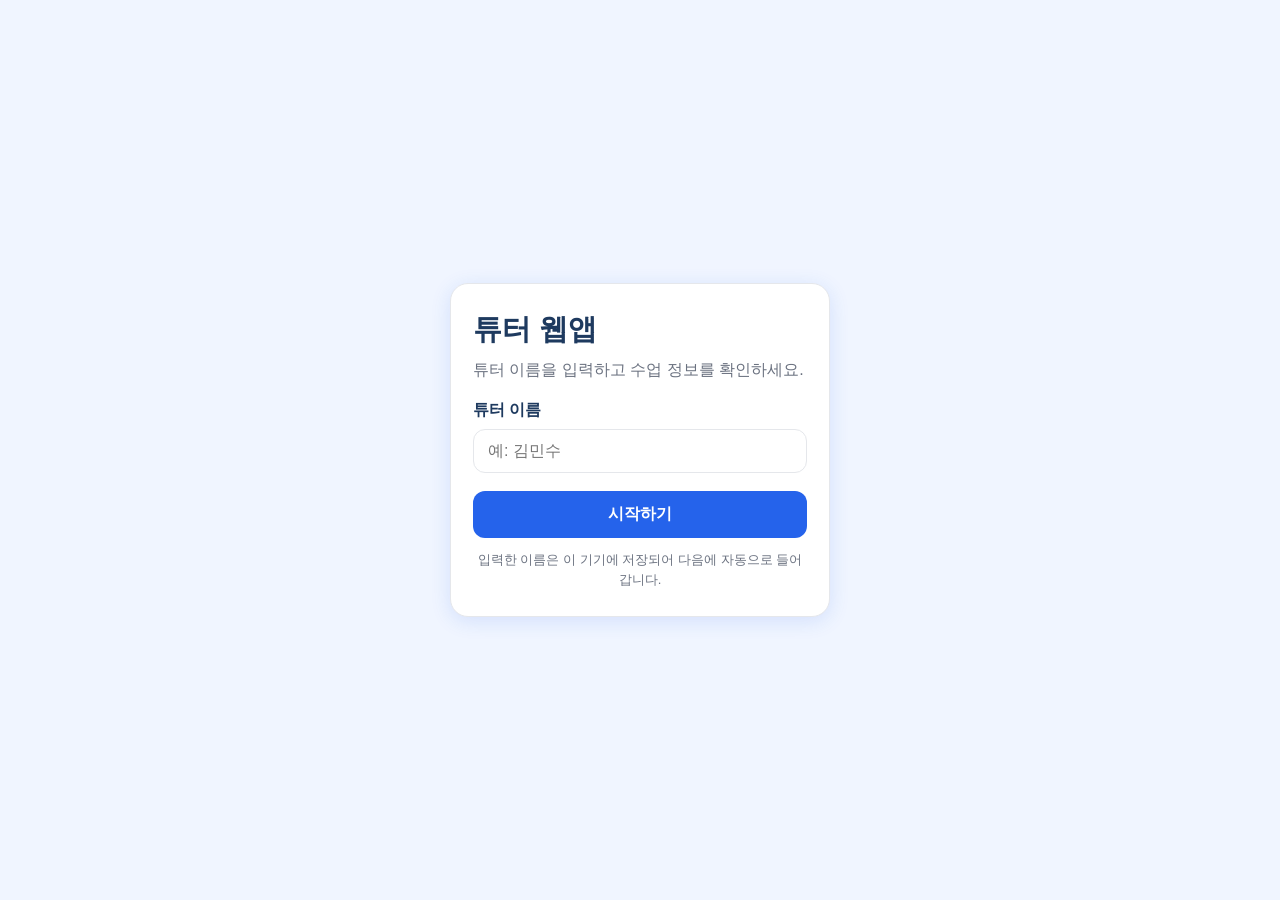
<file: index.html>
<!DOCTYPE html>
<html lang="ko">
<head>
  <meta charset="UTF-8">
  <meta name="viewport" content="width=device-width, initial-scale=1.0">
  <title>튜터 웹앱</title>
  <link rel="stylesheet" href="style.css">
</head>
<body>
  <div id="entryScreen">
    <div class="entry-card">
      <h1>튜터 웹앱</h1>
      <p>튜터 이름을 입력하고 수업 정보를 확인하세요.</p>

      <label for="entryInput">튜터 이름</label>
      <input id="entryInput" type="text" autocomplete="name" placeholder="예: 김민수">

      <button id="loginBtn" type="button">시작하기</button>
      <div class="entry-hint">입력한 이름은 이 기기에 저장되어 다음에 자동으로 들어갑니다.</div>
    </div>
  </div>

  <div id="appScreen">
    <header class="app-header">
      <div>
        <div class="app-header-label">현재 튜터</div>
        <div id="headerTutorName">튜터님</div>
      </div>
      <button id="logoutBtn" type="button">나가기</button>
    </header>

    <div class="app-shell">
      <aside class="sidebar" aria-label="주요 메뉴">
        <div class="sidebar-section-label">조회</div>
        <a class="nav-item active" href="#dateLookupPanel" data-panel-target="dateLookupPanel">
          <span class="nav-icon" aria-hidden="true">📅</span>
          <span>날짜 조회</span>
        </a>
        <a class="nav-item" href="#weeklyPanel" data-panel-target="weeklyPanel">
          <span class="nav-icon" aria-hidden="true">🗓️</span>
          <span>이번 주 스케줄</span>
        </a>
      </aside>

      <main class="wrap">
        <section class="content-panel date-panel active" id="dateLookupPanel">
          <div class="panel-heading">
            <h1>날짜 조회</h1>
            <p>캘린더에서 날짜를 고르고 수업 정보를 불러옵니다.</p>
          </div>

          <section class="calendar-card" aria-label="날짜 선택">
            <div class="calendar-header">
              <button class="calendar-nav" id="prevMonthBtn" type="button" aria-label="이전 달">&#8249;</button>
              <div class="calendar-title" id="calendarTitle">날짜 불러오는 중</div>
              <button class="calendar-nav" id="nextMonthBtn" type="button" aria-label="다음 달">&#8250;</button>
            </div>
            <div class="calendar-grid" id="calendarGrid"></div>
            <div class="calendar-loading" id="calendarLoading">날짜를 불러오는 중...</div>
            <div class="selected-date-badge" id="selectedDateBadge">
              <span>선택한 날짜</span>
              <strong id="selectedDateText"></strong>
            </div>
          </section>

          <button id="loadBtn" type="button">불러오기</button>

          <div id="result">아직 불러온 내용이 없습니다.</div>
        </section>

        <section class="content-panel weekly-panel" id="weeklyPanel" hidden>
          <div class="panel-heading panel-heading-row">
            <div>
              <h2>이번 주 스케줄</h2>
              <p>이번 주 출근 일정과 블록을 확인합니다.</p>
            </div>
            <button id="weeklyRefreshBtn" class="secondary-btn" type="button">새로고침</button>
          </div>
          <div id="weeklyLoading" class="weekly-loading">이번 주 스케줄을 불러오는 중...</div>
          <div id="weeklyContent" class="weekly-content"></div>
        </section>
      </main>
    </div>
  </div>

  <script type="module" src="script.js"></script>
</body>
</html>
</file>
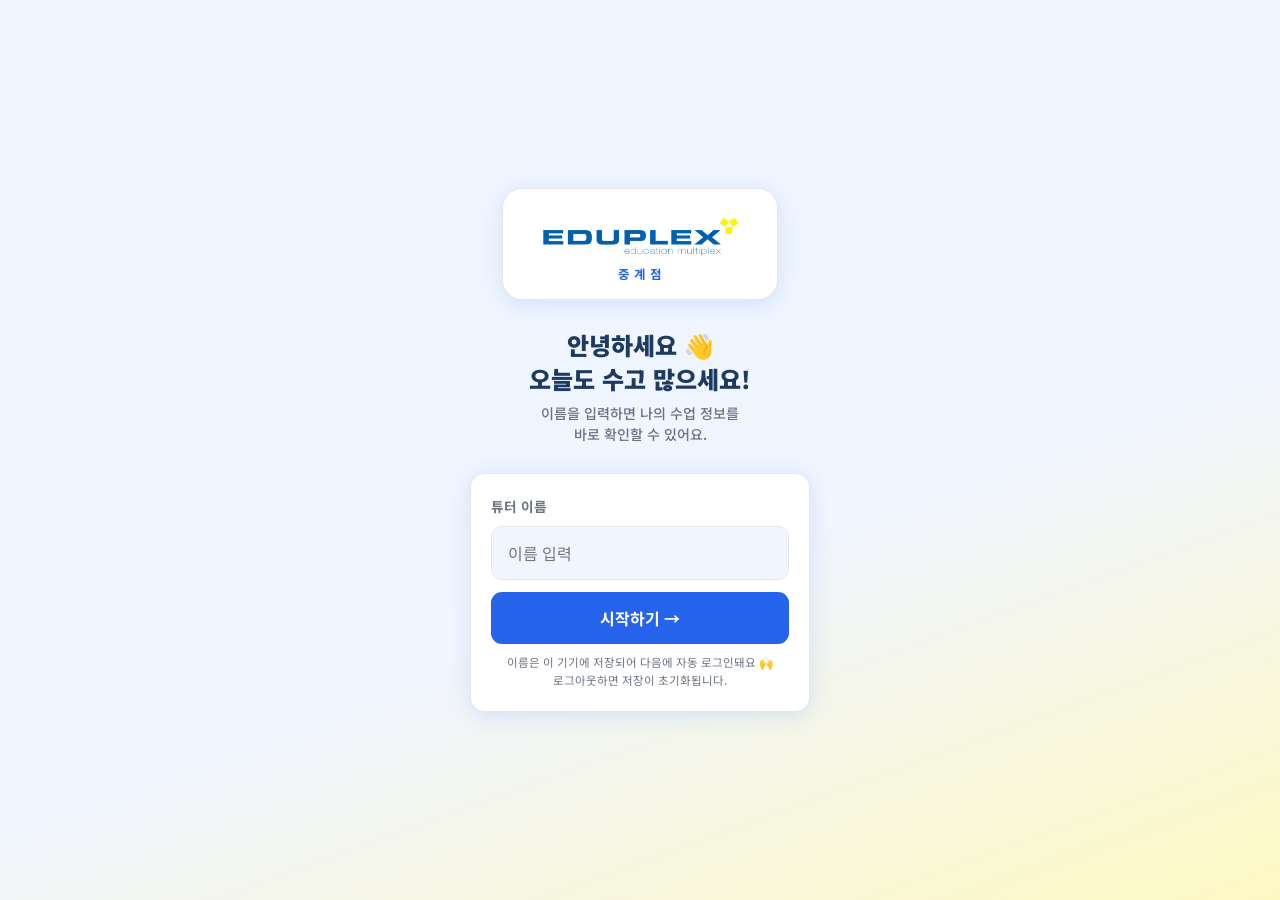
<file: legacy/legacy-index.html>
<!DOCTYPE html>
<html lang="ko">
<head>
  <meta charset="UTF-8">
  <meta name="mobile-web-app-capable" content="yes">
  <meta name="apple-mobile-web-app-capable" content="yes">
  <script>
    // document.write로 뷰포트를 HTML 파싱 단계에서 직접 삽입
    // → Chrome이 레이아웃 잡기 전에 강제 적용, script.google.com 데스크탑 모드 우회
    (function() {
      var isIOS = /iPhone|iPad|iPod/.test(navigator.userAgent);
      var isAndroid = /Android/.test(navigator.userAgent);
      var content;
      if (isIOS) {
        // iOS Safari: maximum-scale=1.0 → 입력창 포커스 시 자동 줌인 완전 차단
        content = 'width=device-width,initial-scale=1.0,maximum-scale=1.0,shrink-to-fit=no';
      } else if (isAndroid) {
        var w = screen.width || 390;
        content = 'width=' + w + ',initial-scale=1.0';
      } else {
        content = 'width=device-width,initial-scale=1.0';
      }
      document.write('<meta name="viewport" content="' + content + '">');
    })();
  </script>
  <title>에듀플렉스 중계점</title>
  <link href="https://fonts.googleapis.com/css2?family=Noto+Sans+KR:wght@400;500;600;700;800;900&display=swap" rel="stylesheet">
  <style>
    :root {
      --bg: #f0f5ff; --accent: #2563eb; --accent-light: #dbeafe; --accent-dark: #1d4ed8;
      --text: #1e3a5f; --muted: #6b7280; --border: #e5e7eb;
      --success: #10b981; --danger: #ef4444;
      --A: #f43f5e; --B: #0ea5e9; --C: #f97316;
      --D: #f59e0b; --E: #10b981; --F: #7c6af5;
      --shadow: 0 2px 12px rgba(37,99,235,0.10);
      --shadow-md: 0 4px 20px rgba(37,99,235,0.14);
      --r: 14px;
      --sidebar-w: 220px;
      --tabbar-h: 64px;
    }
    *, *::before, *::after { box-sizing: border-box; margin: 0; padding: 0; max-width: 100%; }
    html, body { overflow-x: hidden; width: 100%; max-width: 100vw; height: 100%; }
    body {
      font-family: 'Noto Sans KR', 'Segoe UI', system-ui, -apple-system, sans-serif;
      background: var(--bg); color: var(--text);
      -webkit-text-size-adjust: 100%; touch-action: pan-y;
    }
    /* ── iOS 전용 폰트 크기 조정 ──────────────────────
       @supports (-webkit-touch-callout: none) 은 iOS Safari에서만 매칭됨
       html font-size를 키우면 rem 단위 글자 전체가 비례 확대됨
       박스/카드 크기(px)는 그대로 유지됨
       현재 120% = 19.2px 기준. 너무 크면 115%(18.4px), 작으면 125%(20px)로 조정
    ────────────────────────────────────────────────── */
    @supports (-webkit-touch-callout: none) {
      html { font-size: 200%; }
    }
    /* ══════════════════════════════
       진입 화면
    ══════════════════════════════ */
    #entryScreen {
      min-height: 100vh;
      display: flex; flex-direction: column;
      align-items: center; justify-content: center;
      padding: 32px 20px;
      background: linear-gradient(160deg, #eff6ff 0%, #f0f5ff 60%, #fef9c3 100%);
    }
    .entry-logo-wrap {
      background: white; border-radius: 20px;
      padding: 20px 32px 16px; margin-bottom: 28px;
      box-shadow: var(--shadow-md); border: 1px solid var(--border);
      text-align: center;
    }
    .entry-logo { height: 48px; display: block; }
    .entry-branch {
      font-size: 0.78rem; font-weight: 700; color: var(--accent);
      letter-spacing: 1.2px; margin-top: 8px;
    }
    .entry-greeting { text-align: center; margin-bottom: 28px; }
    .entry-greeting .hi { font-size: 1.5rem; font-weight: 900; color: var(--text); line-height: 1.4; }
    .entry-greeting .sub { font-size: 0.88rem; color: var(--muted); margin-top: 8px; font-weight: 500; line-height: 1.5; }
    .entry-card {
      background: white; border-radius: var(--r);
      border: 1px solid var(--border); box-shadow: var(--shadow-md);
      padding: 22px 20px; width: 100%; max-width: 340px;
    }
    .entry-label { font-size: 0.85rem; font-weight: 700; color: var(--muted); margin-bottom: 10px; }
    .entry-input {
      width: 100%; padding: 14px 16px;
      border: 1.5px solid var(--border); border-radius: 11px;
      font-size: 16px; font-family: inherit;
      color: var(--text); background: var(--bg);
      outline: none; margin-bottom: 12px;
      transition: border-color 0.2s;
      -webkit-appearance: none;
    }
    .entry-input:focus { border-color: var(--accent); background: white; }
    .entry-btn {
      width: 100%; padding: 14px;
      background: var(--accent); color: white;
      border: none; border-radius: 11px;
      font-size: 1rem; font-weight: 700; font-family: inherit;
      cursor: pointer; transition: transform 0.1s, background 0.15s;
      -webkit-tap-highlight-color: transparent;
    }
    .entry-btn:active { background: var(--accent-dark); transform: scale(0.98); }
    .entry-hint { font-size: 0.72rem; color: var(--muted); text-align: center; margin-top: 10px; line-height: 1.5; }
    /* ══════════════════════════════
       앱 화면 — 전체 레이아웃
    ══════════════════════════════ */
    #appScreen { display: none; height: var(--real-vh, 100vh); flex-direction: column; background: white; }
    /* 상단 헤더 */
    .app-header {
      background: white; border-bottom: 1px solid var(--border);
      box-shadow: var(--shadow);
      padding: 10px 14px;
      display: flex; align-items: center; gap: 10px;
      position: sticky; top: 0; z-index: 100;
      height: 56px;
    }
    .app-header-logo { height: 26px; flex-shrink: 0; }
    .app-header-div { width: 1px; height: 18px; background: var(--border); flex-shrink: 0; }
    .app-header-info { flex: 1; min-width: 0; }
    .app-header-branch { font-size: 0.68rem; color: var(--muted); font-weight: 600; letter-spacing: 0.3px; }
    .app-header-tutor { font-size: 0.92rem; font-weight: 800; color: var(--text); white-space: nowrap; overflow: hidden; text-overflow: ellipsis; }
    .app-header-logout {
      flex-shrink: 0; padding: 6px 11px;
      border: 1.5px solid var(--border); border-radius: 8px;
      background: white; color: var(--muted);
      font-size: 0.75rem; font-weight: 600; font-family: inherit;
      cursor: pointer; -webkit-tap-highlight-color: transparent;
    }
    /* 바디 (사이드바 + 콘텐츠) */
    .app-body { display: flex; flex: 1; min-height: 0; }
    /* 사이드바 (데스크탑) */
    .sidebar {
      width: var(--sidebar-w); flex-shrink: 0;
      background: white; border-right: 1px solid var(--border);
      padding: 16px 10px;
      display: none; flex-direction: column; gap: 2px;
      position: sticky; top: 56px; height: calc(100vh - 56px);
      overflow-y: auto;
    }
    .sidebar-section-label {
      font-size: 0.68rem; font-weight: 700; color: var(--muted);
      letter-spacing: 0.8px; text-transform: uppercase;
      padding: 0 10px; margin: 10px 0 4px;
    }
    .sidebar-section-label:first-child { margin-top: 0; }
    .nav-item {
      display: flex; align-items: center; gap: 9px;
      padding: 10px 10px; border-radius: 10px;
      font-size: 0.88rem; font-weight: 600; color: var(--muted);
      cursor: pointer; transition: all 0.13s;
      border: none; background: none; width: 100%;
      text-align: left; font-family: inherit;
      -webkit-tap-highlight-color: transparent;
    }
    .nav-item:hover { background: var(--bg); color: var(--text); }
    .nav-item.active { background: var(--accent-light); color: var(--accent); font-weight: 700; }
    .nav-icon { font-size: 1.05rem; flex-shrink: 0; }
    /* 콘텐츠 영역 */
    .app-content {
      flex: 1; min-width: 0; min-height: 0;
      overflow-y: auto; background: var(--bg);
      padding: 14px 14px calc(var(--tabbar-h) + 14px);
    }
    .content-panel { display: none; max-width: 680px; margin: 0 auto; }
    .content-panel.active { display: block; }
    /* 하단 탭바 (모바일) */
    .bottom-tabbar {
      position: fixed; bottom: 0; left: 0; right: 0;
      height: var(--tabbar-h);
      background: white; border-top: 1px solid var(--border);
      box-shadow: 0 -2px 12px rgba(37,99,235,0.08);
      display: flex; align-items: stretch; z-index: 100;
    }
    .tab-item {
      flex: 1; display: flex; flex-direction: column;
      align-items: center; justify-content: center; gap: 3px;
      cursor: pointer; border: none; background: none;
      color: var(--muted); font-family: inherit;
      -webkit-tap-highlight-color: transparent;
      transition: color 0.15s; position: relative;
    }
    .tab-item.active { color: var(--accent); }
    .tab-icon { font-size: 1.25rem; line-height: 1; }
    .tab-label { font-size: 0.63rem; font-weight: 700; }
    /* 모바일 기본값: sidebar 숨김, tabbar 표시 */
    .sidebar { display: none; }
    /* 반응형: viewport 기준 */
    @media (min-width: 640px) {
      .sidebar { display: flex; }
      .bottom-tabbar { display: none; }
      .app-content { padding-bottom: 14px; }
    }
    /* 반응형: 실제 기기 해상도 기준 (viewport 무시하고 물리 해상도로) */
    @media screen and (max-device-width: 639px) {
      .sidebar { display: none !important; }
      .bottom-tabbar { display: flex !important; }
      .app-content { padding-bottom: calc(var(--tabbar-h) + 14px) !important; }
      /* 폰트/레이아웃도 기기 해상도 기준으로 적용 */
      .tab-label { font-size: 0.72rem; }
      .app-header-branch { font-size: 0.74rem; }
      .app-header-tutor  { font-size: 1rem; }
      .st-tag { font-size: 0.85rem; padding: 4px 10px; }
      .student-name { font-size: 1.12rem; }
      .wdc-mini-name { font-size: 0.93rem; }
      .wdc-mini-sub  { font-size: 0.76rem; }
      .wdc-mini-mgr  { font-size: 0.73rem; }
    }
    /* ══════════════════════════════
       공통 카드
    ══════════════════════════════ */
    .card {
      background: white; border-radius: var(--r);
      border: 1px solid var(--border); box-shadow: var(--shadow);
      padding: 14px; margin-bottom: 12px;
    }
    /* ══════════════════════════════
       캘린더
    ══════════════════════════════ */
    .cal-card { background: white; border-radius: var(--r); border: 1px solid var(--border); box-shadow: var(--shadow); padding: 12px 12px 10px; margin-bottom: 12px; }
    .cal-header { display: flex; align-items: center; justify-content: space-between; margin-bottom: 8px; }
    .cal-title { font-size: 0.9rem; font-weight: 700; }
    .cal-nav { display: flex; gap: 4px; }
    .cal-nav button {
      width: 30px; height: 30px; border-radius: 8px;
      border: 1px solid var(--border); background: white;
      cursor: pointer; font-size: 1rem; color: var(--accent);
      display: flex; align-items: center; justify-content: center;
      -webkit-tap-highlight-color: transparent;
    }
    .cal-grid { display: grid; grid-template-columns: repeat(7, 1fr); gap: 3px; text-align: center; }
    .cal-weekday { font-size: 0.78rem; font-weight: 600; color: var(--muted); padding-bottom: 5px; }
    .cal-day {
      aspect-ratio: 1; display: flex; flex-direction: column;
      align-items: center; justify-content: center;
      border-radius: 8px; font-size: 0.92rem;
      color: #d1d5db; gap: 1px; cursor: default;
      -webkit-tap-highlight-color: transparent; min-height: 44px;
    }
    .cal-day.has-data { color: var(--text); cursor: pointer; font-weight: 600; }
    .cal-day.has-data:active { background: var(--accent-light); }
    .cal-day.selected { background: var(--accent) !important; color: white !important; }
    .cal-day.today { font-weight: 800; }
    .cal-dot { width: 4px; height: 4px; border-radius: 50%; background: var(--accent); }
    .cal-day.selected .cal-dot { background: rgba(255,255,255,0.7); }
    /* 날짜 배지 / 배너 */
    .selected-date-badge {
      display: none; align-items: center; gap: 8px;
      background: var(--accent-light); border-radius: 10px;
      padding: 7px 12px; margin-top: 10px;
      font-size: 0.85rem; color: var(--accent); font-weight: 600;
    }
    .selected-date-badge.visible { display: flex; }
    .no-sheet-banner {
      background: #fff7ed; border: 1px solid #fed7aa; border-radius: 12px;
      padding: 12px 14px; color: #c2410c; font-size: 0.88rem; font-weight: 600;
      display: none; align-items: center; gap: 8px; margin-bottom: 12px;
    }
    .no-sheet-banner.visible { display: flex; }
    /* ══════════════════════════════
       로딩 / 에러
    ══════════════════════════════ */
    .spinner {
      display: inline-block; width: 16px; height: 16px;
      border: 2.5px solid var(--accent-light); border-top-color: var(--accent);
      border-radius: 50%; animation: spin 0.75s linear infinite;
      vertical-align: middle; margin-right: 6px;
    }
    @keyframes spin { to { transform: rotate(360deg); } }
    @keyframes blink { 0%,100%{opacity:1} 50%{opacity:0.3} }
    .loading-msg { text-align: center; padding: 28px; color: var(--muted); font-size: 0.9rem; display: none; }
    .loading-msg.visible { display: block; }
    .error-banner {
      background: #fef2f2; border: 1px solid #fecaca; border-radius: 12px;
      padding: 12px 14px; color: var(--danger); font-size: 0.88rem; font-weight: 600;
      display: none; align-items: center; gap: 8px; margin-bottom: 12px;
    }
    .error-banner.visible { display: flex; }
    /* ══════════════════════════════
       블록 섹션
    ══════════════════════════════ */
    .block-section { margin-bottom: 20px; padding-left: 14px; }
    .block-section:last-child { margin-bottom: 0; }
    .block-section.section-A { border-left: 4px solid var(--A); }
    .block-section.section-B { border-left: 4px solid var(--B); }
    .block-section.section-C { border-left: 4px solid var(--C); }
    .block-section.section-D { border-left: 4px solid var(--D); }
    .block-section.section-E { border-left: 4px solid var(--E); }
    .block-section.section-F { border-left: 4px solid var(--F); }
    .block-header { display: flex; align-items: center; gap: 8px; margin-bottom: 10px; flex-wrap: wrap; }
    .block-badge {
      width: 30px; height: 30px; border-radius: 8px; flex-shrink: 0;
      display: flex; align-items: center; justify-content: center;
      font-weight: 800; font-size: 0.85rem; color: white;
    }
    .badge-A { background: var(--A); } .badge-B { background: var(--B); } .badge-C { background: var(--C); }
    .badge-D { background: var(--D); } .badge-E { background: var(--E); } .badge-F { background: var(--F); }
    .block-title { font-size: 1.1rem; font-weight: 700; }
    .arrival-chip {
      background: var(--accent-light); color: var(--accent);
      border-radius: 8px; padding: 3px 10px;
      font-size: 0.9rem; font-weight: 600; margin-left: auto;
    }
    /* ══════════════════════════════
       학생 카드
    ══════════════════════════════ */
    .student-card {
      background: white; border-radius: 14px;
      border: 1px solid var(--border); box-shadow: var(--shadow);
      margin-bottom: 12px; overflow: hidden;
      display: flex; align-items: stretch;
    }
    .seat-bar { width: 8px; flex-shrink: 0; }
    .seat-bar-A{background:var(--A)} .seat-bar-B{background:var(--B)} .seat-bar-C{background:var(--C)}
    .seat-bar-D{background:var(--D)} .seat-bar-E{background:var(--E)} .seat-bar-F{background:var(--F)}
    .seat-num-A{color:var(--A)} .seat-num-B{color:var(--B)} .seat-num-C{color:var(--C)}
    .seat-num-D{color:var(--D)} .seat-num-E{color:var(--E)} .seat-num-F{color:var(--F)}
    .seat-section {
      display: flex; flex-direction: column; align-items: center; justify-content: center;
      padding: 14px 10px; flex-shrink: 0; min-width: 52px; text-align: center;
      border-right: 1px solid var(--border); gap: 3px;
    }
    .seat-num  { font-size: 1.5rem; font-weight: 900; line-height: 1; }
    .seat-room { font-size: 0.58rem; color: var(--muted); font-weight: 600; line-height: 1.4; word-break: keep-all; }
    .card-inner { flex: 1; min-width: 0; padding: 13px 12px; display: flex; align-items: center; gap: 10px; }
    .sc-body  { flex: 1; min-width: 0; }
    .sc-right { flex-shrink: 0; }
    .student-name { font-size: 1.1rem; font-weight: 700; word-break: keep-all; }
    .student-tags { display: flex; flex-wrap: wrap; gap: 5px; margin-top: 6px; }
    .st-tag { border-radius: 7px; padding: 3px 9px; font-size: 0.82rem; font-weight: 600; white-space: nowrap; background: white; }
    .tag-subject { border: 1.5px solid var(--accent); color: var(--accent); }
    .tag-meta    { border: 1.5px solid #10b981; color: #059669; }
    .tag-num     { border: 1.5px solid #94a3b8; color: #475569; }
    .tag-manager { border: 1.5px solid #f59e0b; color: #b45309; }
    .link-btn {
      display: flex; align-items: center; justify-content: center;
      padding: 10px 13px; border-radius: 10px;
      font-size: 0.88rem; font-weight: 700;
      text-decoration: none; white-space: nowrap;
      -webkit-tap-highlight-color: transparent;
      transition: transform 0.12s ease, filter 0.12s ease;
    }
    .link-btn:active { transform: scale(0.94); filter: brightness(0.93); }
    .link-btn-A{background:linear-gradient(135deg,#fff1f2,#ffe4e6);border:1.5px solid #fda4af;color:#e11d48;box-shadow:0 2px 8px rgba(244,63,94,0.16)}
    .link-btn-B{background:linear-gradient(135deg,#f0f9ff,#e0f2fe);border:1.5px solid #7dd3fc;color:#0284c7;box-shadow:0 2px 8px rgba(14,165,233,0.16)}
    .link-btn-C{background:linear-gradient(135deg,#fff7ed,#ffedd5);border:1.5px solid #fdba74;color:#ea580c;box-shadow:0 2px 8px rgba(249,115,22,0.16)}
    .link-btn-D{background:linear-gradient(135deg,#fffbeb,#fef3c7);border:1.5px solid #fcd34d;color:#d97706;box-shadow:0 2px 8px rgba(245,158,11,0.16)}
    .link-btn-E{background:linear-gradient(135deg,#ecfdf5,#d1fae5);border:1.5px solid #6ee7b7;color:#059669;box-shadow:0 2px 8px rgba(16,185,129,0.16)}
    .link-btn-F{background:linear-gradient(135deg,#f5f3ff,#ede9fe);border:1.5px solid #c4b5fd;color:#7c3aed;box-shadow:0 2px 8px rgba(124,106,245,0.16)}
    .no-link-wrap { display: flex; flex-direction: column; align-items: flex-end; gap: 5px; }
    .no-link-msg  { font-size: 0.7rem; color: var(--muted); white-space: nowrap; }
    .link-btn-main {
      display: flex; align-items: center; justify-content: center;
      padding: 8px 11px; border-radius: 10px;
      border: 1px solid var(--border); background: #f9fafb;
      color: var(--muted); font-size: 0.82rem; font-weight: 600;
      text-decoration: none; white-space: nowrap;
      -webkit-tap-highlight-color: transparent;
    }
    .link-btn-main:active { background: #f3f4f6; }
    /* ══════════════════════════════
       결과 헤더 / 빈 상태
    ══════════════════════════════ */
    .result-header {
      background: white; border-radius: var(--r);
      border: 1px solid var(--border); box-shadow: var(--shadow);
      padding: 14px 16px; margin-bottom: 16px;
      display: flex; align-items: center; justify-content: space-between; gap: 10px; flex-wrap: wrap;
    }
    .result-date  { font-size: 0.8rem; color: var(--muted); font-weight: 600; margin-bottom: 3px; }
    .result-tutor { font-size: 1.05rem; font-weight: 800; color: var(--text); }
    .open-all-btn {
      display: none;
      align-items: center; gap: 6px;
      padding: 8px 14px; border-radius: 10px;
      background: linear-gradient(135deg, #eff6ff, #dbeafe);
      border: 1.5px solid #93c5fd; color: var(--accent-dark);
      font-size: 0.82rem; font-weight: 700; font-family: inherit;
      cursor: pointer; white-space: nowrap; text-decoration: none;
      transition: transform 0.12s, filter 0.12s;
      -webkit-tap-highlight-color: transparent;
    }
    .open-all-btn:active { transform: scale(0.95); filter: brightness(0.93); }
    @media (min-width: 640px) { .open-all-btn { display: flex; } }
    .empty-state { text-align: center; padding: 28px; color: var(--muted); }
    .empty-state .emoji { font-size: 2rem; margin-bottom: 8px; }
    .empty-state p { font-size: 0.88rem; line-height: 1.6; }
    .results-area { margin-top: 4px; }
    /* 플레이스홀더 패널 */
    .placeholder-card {
      background: white; border-radius: var(--r);
      border: 1px solid var(--border); box-shadow: var(--shadow);
      padding: 40px 24px; text-align: center; color: var(--muted);
    }
    .placeholder-card .ph-emoji { font-size: 2.5rem; margin-bottom: 12px; }
    .placeholder-card .ph-title { font-size: 1.05rem; font-weight: 700; color: var(--text); margin-bottom: 8px; }
    .placeholder-card .ph-desc { font-size: 0.88rem; line-height: 1.6; }
    /* ══════════════════════════════
       이번 주 스케줄
    ══════════════════════════════ */
    .week-summary {
      background: white; border-radius: var(--r);
      border: 1px solid var(--border); box-shadow: var(--shadow);
      padding: 14px 16px; margin-bottom: 16px;
      font-size: 0.88rem; color: var(--muted); font-weight: 600;
    }
    .week-summary strong { color: var(--text); }
    .week-day-card {
      background: white; border-radius: var(--r);
      border: 1px solid var(--border); box-shadow: var(--shadow);
      margin-bottom: 12px; overflow: hidden;
    }
    .week-day-card.today-card { border: 2px solid var(--accent); }
    .wdc-head {
      display: flex; align-items: center; gap: 10px;
      padding: 12px 14px; border-bottom: 1px solid var(--border);
      cursor: pointer; user-select: none;
      -webkit-tap-highlight-color: transparent;
      transition: background 0.13s;
    }
    .wdc-head:hover { background: #f8faff; }
    .wdc-head:active { background: #eff6ff; }
    .wdc-weekday-badge {
      font-size: 0.75rem; font-weight: 800; padding: 3px 9px;
      border-radius: 7px; flex-shrink: 0;
      background: var(--accent-light); color: var(--accent);
    }
    .wdc-weekday-badge.weekend { background: #fff1f2; color: #e11d48; }
    .wdc-date { font-size: 0.95rem; font-weight: 700; color: var(--text); }
    .wdc-arrival {
      margin-left: auto; flex-shrink: 0;
      background: var(--accent-light); color: var(--accent);
      border-radius: 8px; padding: 3px 10px;
      font-size: 0.85rem; font-weight: 600;
    }
    .today-dot {
      display: inline-block; background: var(--accent);
      color: white; border-radius: 6px; padding: 2px 7px;
      font-size: 0.65rem; font-weight: 800; margin-left: 6px;
      vertical-align: middle;
    }
    .wdc-blocks { display: flex; flex-wrap: wrap; gap: 8px; padding: 12px 14px; }
    .wdc-block-chip {
      display: flex; align-items: center; gap: 6px;
      padding: 7px 12px; border-radius: 10px;
      font-size: 0.85rem; font-weight: 700;
      border: 1.5px solid transparent;
    }
    .chip-badge {
      width: 22px; height: 22px; border-radius: 6px;
      display: flex; align-items: center; justify-content: center;
      font-size: 0.78rem; font-weight: 800; color: white; flex-shrink: 0;
    }
    .chip-A { background: var(--A); } .chip-B { background: var(--B); } .chip-C { background: var(--C); }
    .chip-D { background: var(--D); } .chip-E { background: var(--E); } .chip-F { background: var(--F); }
    .chip-text-A { color: var(--A); border-color: #fda4af; background: #fff1f2; }
    .chip-text-B { color: var(--B); border-color: #7dd3fc; background: #f0f9ff; }
    .chip-text-C { color: var(--C); border-color: #fdba74; background: #fff7ed; }
    .chip-text-D { color: var(--D); border-color: #fcd34d; background: #fffbeb; }
    .chip-text-E { color: var(--E); border-color: #6ee7b7; background: #ecfdf5; }
    .chip-text-F { color: #7c3aed; border-color: #c4b5fd; background: #f5f3ff; }
    .wdc-toggle {
      margin-left: 6px; flex-shrink: 0;
      color: var(--muted); font-size: 0.75rem;
      transition: transform 0.2s;
    }
    .week-day-card.expanded .wdc-toggle { transform: rotate(180deg); }
    .wdc-expand {
      display: none; border-top: 1px solid var(--border);
    }
    .week-day-card.expanded .wdc-expand { display: block; }
    .wdc-student-loading {
      padding: 16px; text-align: center;
      color: var(--muted); font-size: 0.88rem;
    }
    .wdc-block-section { margin-bottom: 16px; padding: 0 14px; }
    .wdc-block-section:first-child { margin-top: 14px; }
    .wdc-block-section:last-child  { margin-bottom: 14px; }
    .wdc-block-header {
      display: flex; align-items: center; gap: 8px;
      margin-bottom: 8px;
    }


    /* 이번 주 로딩 메시지 애니메이션 */
    #weekLoadingMsg { font-size: 0.92rem; }
    #weekLoadingText {
      transition: opacity 0.4s;
    }
    #weekLoadingText.fade { opacity: 0; }

    /* 이번 주 펼침 — 학생 미니 카드 */
    .wdc-student-grid {
      display: grid; grid-template-columns: repeat(3, 1fr);
      gap: 7px; padding: 10px 14px 14px;
    }
    .wdc-mini-card {
      border: 1px solid var(--border); border-radius: 9px;
      padding: 9px 10px; background: #fafbff;
    }
    .wdc-mini-name {
      font-size: 0.88rem; font-weight: 800;
      margin-bottom: 4px; word-break: keep-all;
    }
    .wdc-mini-sub {
      font-size: 0.7rem; color: var(--muted); font-weight: 600;
    }
    .wdc-mini-mgr {
      font-size: 0.68rem; color: #b45309; font-weight: 600; margin-top: 3px;
    }
    /* 데스크탑 미세조정 */
    @media (min-width: 640px) {
      .seat-num { font-size: 1.7rem; }
      .student-name { font-size: 1.15rem; }
    }
    /* 모바일 가독성 개선 */
    @media (max-width: 639px) {
      .tab-label { font-size: 0.72rem; }
      .app-header-branch { font-size: 0.74rem; }
      .app-header-tutor  { font-size: 1rem; }
      .st-tag { font-size: 0.85rem; padding: 4px 10px; }
      .student-name { font-size: 1.12rem; }
      .wdc-mini-name { font-size: 0.93rem; }
      .wdc-mini-sub  { font-size: 0.76rem; }
      .wdc-mini-mgr  { font-size: 0.73rem; }
      .wdc-block-section { padding: 0 10px; }
      .wdc-student-grid { padding: 8px 10px 12px; gap: 6px; }
      .wdc-head { padding: 13px 12px; }
      .cal-day { font-size: 0.85rem; min-height: 32px; }
      .cal-weekday { font-size: 0.82rem; }
      .link-btn { font-size: 0.78rem; padding: 7px 10px; }
    }
  </style>
</head>
<body>
<!-- ════════════════════════════════
     진입 화면
════════════════════════════════ -->
<div id="entryScreen">
  <div class="entry-logo-wrap">
    <img class="entry-logo" src="[data-uri]" alt="EDUPLEX">
    <div class="entry-branch">중 계 점</div>
  </div>
  <div class="entry-greeting">
    <div class="hi">안녕하세요 👋<br>오늘도 수고 많으세요!</div>
    <div class="sub">이름을 입력하면 나의 수업 정보를<br>바로 확인할 수 있어요.</div>
  </div>
  <div class="entry-card">
    <div class="entry-label">튜터 이름</div>
    <input class="entry-input" id="entryInput" type="text"
      placeholder="이름 입력" autocomplete="off"
      onkeydown="if(event.key==='Enter') doLogin()">
    <button class="entry-btn" onclick="doLogin()">시작하기 →</button>
    <div class="entry-hint">이름은 이 기기에 저장되어 다음에 자동 로그인돼요 🙌<br>로그아웃하면 저장이 초기화됩니다.</div>
  </div>
</div>
<!-- ════════════════════════════════
     앱 화면
════════════════════════════════ -->
<div id="appScreen">
  <!-- 헤더 -->
  <header class="app-header">
    <img class="app-header-logo" src="[data-uri]" alt="EDUPLEX">
    <div class="app-header-div"></div>
    <div class="app-header-info">
      <div class="app-header-branch">에듀플렉스 중계점</div>
      <div class="app-header-tutor" id="headerTutorName"></div>
    </div>
    <button class="app-header-logout" onclick="doLogout()">나가기</button>
  </header>
  <div class="app-body">
    <!-- 사이드바 -->
    <nav class="sidebar">
      <div class="sidebar-section-label">메뉴</div>
      <button class="nav-item active" data-tab="materials" onclick="switchTab('materials')">
        <span class="nav-icon">📂</span> 수업 통합자료
      </button>
      <button class="nav-item" data-tab="week" onclick="switchTab('week')">
        <span class="nav-icon">📅</span> 이번 주 스케줄
      </button>
      <button class="nav-item" data-tab="nextweek" onclick="switchTab('nextweek')">
        <span class="nav-icon">📆</span> 다음 주 스케줄
      </button>
      <button class="nav-item" data-tab="notice" onclick="switchTab('notice')">
        <span class="nav-icon">📢</span> 공지사항
      </button>
    </nav>
    <!-- 콘텐츠 -->
    <div class="app-content">
      <!-- ① 수업 통합자료 -->
      <div id="panel-materials" class="content-panel active">
        <div id="calLoadingMsg" style="text-align:center;padding:28px;background:white;border-radius:16px;border:1px solid var(--border);margin-bottom:14px;color:var(--muted);font-size:0.9rem;">
          <span class="spinner"></span> 날짜 불러오는 중...
        </div>
        <div class="cal-card" id="calCard" style="display:none;">
          <div class="cal-header">
            <span class="cal-title" id="calTitle"></span>
            <div class="cal-nav">
              <button onclick="changeMonth(-1)">&#8249;</button>
              <button onclick="changeMonth(1)">&#8250;</button>
            </div>
          </div>
          <div class="cal-grid" id="calGrid"></div>
          <div class="selected-date-badge" id="selectedBadge">
            <span>📅</span><span id="selectedBadgeText"></span>
          </div>
        </div>
        <div class="no-sheet-banner" id="noSheetBanner">
          <span>📭</span><span>이 날은 내 수업이 없어요.</span>
        </div>
        <div class="loading-msg" id="loadingMsg">
          <span class="spinner"></span> 수업 정보 불러오는 중...
        </div>
        <div class="error-banner" id="errorBanner">
          <span>⚠️</span><span id="errorText"></span>
        </div>
        <div class="results-area" id="resultsArea"></div>
      </div>
      <!-- ② 이번 주 스케줄 -->
      <div id="panel-week" class="content-panel">
        <div class="loading-msg" id="weekLoadingMsg"><span class="spinner"></span><span id="weekLoadingText"> 이번 주 스케줄 불러오는 중...</span></div>
        <div class="error-banner" id="weekErrorBanner"><span>⚠️</span><span id="weekErrorText"></span></div>
        <div id="weekContent"></div>
      </div>
      <!-- ③ 다음 주 스케줄 -->
      <div id="panel-nextweek" class="content-panel">
        <div class="placeholder-card">
          <div class="ph-emoji">📆</div>
          <div class="ph-title">다음 주 스케줄</div>
          <div class="ph-desc">다음 주 수업 일정을 미리 확인할 수 있어요.<br><br><em style="font-size:0.78rem;color:var(--muted)">준비 중이에요 🙏</em></div>
        </div>
      </div>
      <!-- ④ 공지사항 -->
      <div id="panel-notice" class="content-panel">
        <div class="placeholder-card">
          <div class="ph-emoji">📢</div>
          <div class="ph-title">공지사항</div>
          <div class="ph-desc">원장님 공지를 여기서 확인할 수 있어요.<br><br><em style="font-size:0.78rem;color:var(--muted)">준비 중이에요 🙏</em></div>
        </div>
      </div>
    </div><!-- app-content -->
  </div><!-- app-body -->
  <!-- 하단 탭바 (모바일) -->
  <nav class="bottom-tabbar">
    <button class="tab-item active" data-tab="materials" onclick="switchTab('materials')">
      <span class="tab-icon">📂</span>
      <span class="tab-label">수업자료</span>
    </button>
    <button class="tab-item" data-tab="week" onclick="switchTab('week')">
      <span class="tab-icon">📅</span>
      <span class="tab-label">이번 주</span>
    </button>
    <button class="tab-item" data-tab="nextweek" onclick="switchTab('nextweek')">
      <span class="tab-icon">📆</span>
      <span class="tab-label">다음 주</span>
    </button>
    <button class="tab-item" data-tab="notice" onclick="switchTab('notice')">
      <span class="tab-icon">📢</span>
      <span class="tab-label">공지</span>
    </button>
  </nav>
</div><!-- appScreen -->
<script>
// =====================================================
// 학생 정보 데이터
// =====================================================
var TUTOR_DATA_RAW = [["이름","학교","학년","수강과목"]];
var STUDENT_LOOKUP = {};
for (var i = 1; i < TUTOR_DATA_RAW.length; i++) {
  var row = TUTOR_DATA_RAW[i];
  STUDENT_LOOKUP[row[0]] = { school: row[1], grade: row[2], subjects: row[3] };
}
// =====================================================
// 상태 변수
// =====================================================
var currentTutor     = '';
var availableDateMap = {};
var selectedDateKey  = null;
var selectedGid      = null;
var calYear  = new Date().getFullYear();
var calMonth = new Date().getMonth();
var linkMap  = {};
var managerMap = {};
var mainSheetUrl = 'https://docs.google.com/spreadsheets/d/11gB12qLmMfFCpm8RsxZsvXP9Xz9raEDGvigg0N82KZ8/edit?gid=378762600#gid=378762600';
var weeklyLoaded = false;
var weeklyDataCache = {};
var weekMsgTimer = null;
// =====================================================
// 진입 / 로그아웃
// =====================================================
function doLogin() {
  var name = document.getElementById('entryInput').value.trim();
  if (!name) { document.getElementById('entryInput').focus(); return; }
  currentTutor = name;
  try { localStorage.setItem('savedTutor', name); } catch(e) {}
  document.getElementById('headerTutorName').textContent = name + ' 튜터님';
  document.getElementById('entryScreen').style.display = 'none';
  document.getElementById('appScreen').style.display = 'flex';
  init();
}
function doLogout() {
  currentTutor = '';
  try { localStorage.removeItem('savedTutor'); } catch(e) {}
  weeklyLoaded = false;
  availableDateMap = {}; selectedDateKey = null; selectedGid = null;
  calYear = new Date().getFullYear(); calMonth = new Date().getMonth();
  document.getElementById('entryInput').value = '';
  document.getElementById('calCard').style.display = 'none';
  document.getElementById('calLoadingMsg').style.display = 'block';
  document.getElementById('resultsArea').innerHTML = '';
  document.getElementById('selectedBadge').classList.remove('visible');
  document.getElementById('appScreen').style.display = 'none';
  document.getElementById('entryScreen').style.display = 'flex';
  switchTab('materials');
}
(function() {
  try {
    var saved = localStorage.getItem('savedTutor');
    if (saved) {
      document.getElementById('entryInput').value = saved;
      setTimeout(doLogin, 0);
    }
  } catch(e) {}
})();
// ── 레이아웃 / zoom 보정 ──────────────────────────────────────────
function applyResponsiveLayout() {
  var isMobileUA = /Android|iPhone|iPad|iPod|Mobile/i.test(navigator.userAgent);
  var effectiveW = isMobileUA ? Math.min(screen.width, screen.height, window.innerWidth) : window.innerWidth;
  var sidebar = document.querySelector('.sidebar');
  var tabbar  = document.querySelector('.bottom-tabbar');
  var content = document.querySelector('.app-content');
  if (!sidebar || !tabbar) return;
  if (effectiveW >= 640) {
    sidebar.style.display = 'flex';
    tabbar.style.display  = 'none';
    if (content) content.style.paddingBottom = '14px';
  } else {
    sidebar.style.display = 'none';
    tabbar.style.display  = 'flex';
    if (content) content.style.paddingBottom = 'calc(var(--tabbar-h) + 14px)';
  }
}

// Chrome Android가 script.google.com을 강제로 980px 뷰포트로 렌더링할 때
// CSS zoom으로 내용물을 미리 키워서 보정: 2.5배 키우고 Chrome이 0.4배 줄이면 = 정상 크기
function applyZoomCompensation() {
  if (!/Android|iPhone|iPad|iPod|Mobile/i.test(navigator.userAgent)) return;
  var physW = screen.width;          // 실제 기기 CSS 픽셀 너비 (예: 390)
  var rendW = window.innerWidth;     // Chrome이 잡은 뷰포트 너비 (예: 980)
  if (rendW <= physW + 60) return;   // 이미 정상이면 패스
  var zoom = rendW / physW;          // 예: 2.51
  var physH = Math.round(window.innerHeight / zoom);
  var html  = document.documentElement;
  html.style.width    = physW + 'px';
  html.style.height   = physH + 'px';
  html.style.zoom     = String(zoom);
  html.style.overflowX = 'hidden';
  // height:100vh 사용 엘리먼트 보정
  html.style.setProperty('--real-vh', physH + 'px');
}

window.addEventListener('resize', applyResponsiveLayout);
window.addEventListener('load',   applyResponsiveLayout);
applyResponsiveLayout();
// zoom 보정은 DOM 완성 후 실행 (innerHeight 확보 후)
if (document.readyState === 'loading') {
  document.addEventListener('DOMContentLoaded', applyZoomCompensation);
} else {
  applyZoomCompensation();
}
// =====================================================
// 탭 전환
// =====================================================
function switchTab(tabId) {
  document.querySelectorAll('.content-panel').forEach(function(p) { p.classList.remove('active'); });
  document.getElementById('panel-' + tabId).classList.add('active');
  document.querySelectorAll('.nav-item, .tab-item').forEach(function(el) {
    el.classList.toggle('active', el.dataset.tab === tabId);
  });
  if (tabId === 'week' && !weeklyLoaded) {
    loadWeeklySchedule();
  }
}
// =====================================================
// 초기화 (로그인 후 호출)
// =====================================================
function init() {
  google.script.run
    .withSuccessHandler(function(data) {
      if (data && data.dates) {
        data.dates.forEach(function(d) {
          availableDateMap[d.dateKey] = { label: d.label, gid: d.gid };
        });
      }
      renderCalendar();
    })
    .withFailureHandler(function(err) {
      renderCalendar();
      showError('날짜 목록을 불러오지 못했어요: ' + (err.message || err));
    })
    .getAvailableDates()
  google.script.run
    .withSuccessHandler(function(data) {
      if (data && data.links) linkMap = data.links;
      if (data && data.managerMap) managerMap = data.managerMap;
      if (data && data.mainUrl) mainSheetUrl = data.mainUrl;
    })
    .withFailureHandler(function() {})
    .getLinkMap();
}
// =====================================================
// 캘린더 렌더링
// =====================================================
function renderCalendar() {
  document.getElementById('calLoadingMsg').style.display = 'none';
  document.getElementById('calCard').style.display = 'block';
  var monthNames = ['1월','2월','3월','4월','5월','6월','7월','8월','9월','10월','11월','12월'];
  document.getElementById('calTitle').textContent = calYear + '년 ' + monthNames[calMonth];
  var grid = document.getElementById('calGrid');
  grid.innerHTML = '';
  ['일','월','화','수','목','금','토'].forEach(function(d) {
    var el = document.createElement('div');
    el.className = 'cal-weekday'; el.textContent = d;
    grid.appendChild(el);
  });
  var firstDay = new Date(calYear, calMonth, 1).getDay();
  var daysInMonth = new Date(calYear, calMonth + 1, 0).getDate();
  var todayStr = new Date().toISOString().slice(0,10);
  for (var i = 0; i < firstDay; i++) {
    var empty = document.createElement('div');
    empty.className = 'cal-day empty'; grid.appendChild(empty);
  }
  for (var day = 1; day <= daysInMonth; day++) {
    var m = calMonth + 1;
    var dateKey = calYear + '-' + (m < 10 ? '0' : '') + m + '-' + (day < 10 ? '0' : '') + day;
    var hasData = !!availableDateMap[dateKey];
    var isToday = dateKey === todayStr;
    var isSelected = dateKey === selectedDateKey;
    var el = document.createElement('div');
    el.className = 'cal-day' + (hasData ? ' has-data' : '') + (isToday ? ' today' : '') + (isSelected ? ' selected' : '');
    el.innerHTML = '<span>' + day + '</span>';
    if (hasData) {
      var dot = document.createElement('div');
      dot.className = 'cal-dot'; el.appendChild(dot);
      (function(dk) {
        el.addEventListener('click', function() { onDateClick(dk); });
      })(dateKey);
    } else {
      (function(dk) {
        el.addEventListener('click', function() { onUnavailableDateClick(dk); });
      })(dateKey);
    }
    grid.appendChild(el);
  }
}
function changeMonth(dir) {
  calMonth += dir;
  if (calMonth < 0)  { calMonth = 11; calYear--; }
  if (calMonth > 11) { calMonth = 0;  calYear++; }
  renderCalendar();
}
// =====================================================
// 날짜 클릭 — 자동 조회
// =====================================================
function onDateClick(dateKey) {
  selectedDateKey = dateKey;
  selectedGid = availableDateMap[dateKey].gid;
  document.getElementById('noSheetBanner').classList.remove('visible');
  var badge = document.getElementById('selectedBadge');
  badge.classList.add('visible');
  document.getElementById('selectedBadgeText').textContent = availableDateMap[dateKey].label + ' 선택됨';
  clearResults();
  renderCalendar();
  doSearch();
}
function onUnavailableDateClick(dateKey) {
  clearResults();
  selectedDateKey = null; selectedGid = null;
  document.getElementById('noSheetBanner').classList.add('visible');
  document.getElementById('selectedBadge').classList.remove('visible');
  renderCalendar();
}
// =====================================================
// 자동 조회 (currentTutor 사용)
// =====================================================
function doSearch() {
  if (!currentTutor || !selectedDateKey || !selectedGid) return;
  clearResults();
  document.getElementById('loadingMsg').classList.add('visible');
  document.getElementById('errorBanner').classList.remove('visible');
  google.script.run
    .withSuccessHandler(function(data) {
      document.getElementById('loadingMsg').classList.remove('visible');
      if (data.error) { showError(data.error); return; }
      renderResult(data, currentTutor);
    })
    .withFailureHandler(function(err) {
      document.getElementById('loadingMsg').classList.remove('visible');
      showError('조회 실패: ' + (err.message || err));
    })
    .getScheduleData(selectedDateKey, currentTutor, selectedGid);
}
// =====================================================
// 결과 렌더링
// =====================================================
function renderResult(data, tutor) {
  var area = document.getElementById('resultsArea');
  area.innerHTML = '';
  if (!data.tutorFound || !data.blocks || Object.keys(data.blocks).length === 0) {
    area.innerHTML = '<div class="empty-state"><div class="emoji">📭</div><p>이 날은 <strong>' + escHtml(tutor) + '</strong> 튜터님의 수업이 없어요.</p></div>';
    return;
  }
  var dayNames = ['일','월','화','수','목','금','토'];
  var dateStr = '';
  if (selectedDateKey) {
    var d = new Date(selectedDateKey + 'T00:00:00');
    var months = ['1월','2월','3월','4월','5월','6월','7월','8월','9월','10월','11월','12월'];
    dateStr = months[d.getMonth()] + ' ' + d.getDate() + '일 ' + dayNames[d.getDay()] + '요일';
  }
  var arrival = '';
  Object.keys(data.blocks).sort().forEach(function(bk) {
    if (!arrival && data.blocks[bk].arrival) arrival = data.blocks[bk].arrival;
  });
  // 오늘 수업 통합자료 URL 전체 수집
  var allUrls = [];
  Object.keys(data.blocks).sort().forEach(function(bk) {
    var block = data.blocks[bk];
    if (block.students) {
      block.students.forEach(function(st) {
        var lk1 = st.name + (st.subject ? ' ' + st.subject : '') + (st.clipboard ? '(' + st.clipboard + ')' : '');
        var lk2 = st.subject ? (st.name + ' ' + st.subject) : st.name;
        var url = linkMap[lk1] || linkMap[lk2] || linkMap[st.name] || '';
        if (url) allUrls.push(url);
      });
    }
  });
  var resultHdr = document.createElement('div');
  resultHdr.className = 'result-header';
  var rightHtml = '';
  if (allUrls.length > 0) {
    rightHtml += '<button class="open-all-btn" onclick="openAllMaterials()" title="오늘 수업 통합자료 한번에 열기">📂 통합자료 한번에 열기 (' + allUrls.length + ')</button>';
  }
  if (arrival) {
    rightHtml += '<span class="arrival-chip">🚌 ' + escHtml(arrival) + ' 출근</span>';
  }
  resultHdr.innerHTML =
    '<div>' +
      '<div class="result-date">' + escHtml(dateStr) + '</div>' +
      '<div class="result-tutor">' + escHtml(tutor) + ' 튜터님의 수업 목록</div>' +
    '</div>' +
    (rightHtml ? '<div style="display:flex;align-items:center;gap:8px;flex-wrap:wrap;">' + rightHtml + '</div>' : '');
  // 전역에 URL 목록 저장해 버튼 onclick에서 접근
  window._todayAllUrls = allUrls;
  area.appendChild(resultHdr);
  Object.keys(data.blocks).sort().forEach(function(bk) {
    var block = data.blocks[bk];
    var section = document.createElement('div');
    section.className = 'block-section section-' + bk;
    var hdr = document.createElement('div');
    hdr.className = 'block-header';
    hdr.innerHTML = '<div class="block-badge badge-' + bk + '">' + bk + '</div><span class="block-title">' + bk + '콤마</span>';
    section.appendChild(hdr);
    if (!block.students || block.students.length === 0) {
      var empty = document.createElement('div');
      empty.className = 'empty-state';
      empty.innerHTML = '<p style="padding:12px 0">이 블록에 학생이 없어요.</p>';
      section.appendChild(empty);
    } else {
      block.students.forEach(function(st, idx) {
        section.appendChild(renderStudentCard(st, idx + 1, bk));
      });
    }
    area.appendChild(section);
  });
}
function openAllMaterials() {
  var urls = window._todayAllUrls || [];
  if (!urls.length) return;
  urls.forEach(function(url) { window.open(url, '_blank'); });
}
function renderStudentCard(st, num, blockKey) {
  var bk = blockKey || 'F';
  var info = STUDENT_LOOKUP[st.name] || {};
  var card = document.createElement('div');
  card.className = 'student-card';
  var metaText = '';
  if (info.school) metaText = info.school + ' ' + (info.grade || '') + '학년';
  var linkKey1 = st.name + (st.subject ? ' ' + st.subject : '') + (st.clipboard ? '(' + st.clipboard + ')' : '');
  var linkKey2 = st.subject ? (st.name + ' ' + st.subject) : st.name;
  var url = linkMap[linkKey1] || linkMap[linkKey2] || linkMap[st.name] || '';
  var manager = managerMap[linkKey1] || managerMap[linkKey2] || managerMap[st.name] || '';
  var rawSeat   = st.seat || String(num);
  var seatMatch = rawSeat.match(/^(.+?)\s+(\d+)번$/);
  var seatNum   = seatMatch ? seatMatch[2] : (rawSeat.replace(/[^\d]/g, '') || String(num));
  var seatRoom  = seatMatch ? seatMatch[1].trim() : '';
  var linkHtml = url
    ? '<a class="link-btn link-btn-' + bk + '" href="' + escHtml(url) + '" target="_blank">📂 개별통합자료</a>'
    : '<div class="no-link-wrap">' +
        '<span class="no-link-msg">통합자료가 없어요</span>' +
        (mainSheetUrl ? '<a class="link-btn-main" href="' + escHtml(mainSheetUrl) + '" target="_blank">📋 메인시트</a>' : '') +
      '</div>';
  card.innerHTML =
    '<div class="seat-bar seat-bar-' + bk + '"></div>' +
    '<div class="seat-section">' +
      '<span class="seat-num seat-num-' + bk + '">' + escHtml(seatNum) + '</span>' +
      (seatRoom ? '<span class="seat-room">' + escHtml(seatRoom) + '</span>' : '') +
    '</div>' +
    '<div class="card-inner">' +
      '<div class="sc-body">' +
        '<div class="student-name">' + escHtml(st.name) + '</div>' +
        '<div class="student-tags">' +
          (st.subject   ? '<span class="st-tag tag-subject">' + escHtml(st.subject)   + '</span>' : '') +
          (metaText     ? '<span class="st-tag tag-meta">' + escHtml(metaText) + '</span>' : '') +
          (st.clipboard ? '<span class="st-tag tag-num">📋 ' + escHtml(st.clipboard) + '</span>' : '') +
          (manager      ? '<span class="st-tag tag-manager">👤 ' + escHtml(manager) + '</span>' : '') +
        '</div>' +
      '</div>' +
      '<div class="sc-right">' + linkHtml + '</div>' +
    '</div>';
  return card;
}
// =====================================================
// 이번 주 스케줄
// =====================================================
function loadWeeklySchedule() {
  var weekLoading = document.getElementById('weekLoadingMsg');
  var weekError   = document.getElementById('weekErrorBanner');
  var weekContent = document.getElementById('weekContent');
  weekLoading.classList.add('visible');
  weekError.classList.remove('visible');
  weekContent.innerHTML = '';
  startWeekLoadingMsgs();
  google.script.run
    .withSuccessHandler(function(data) {
      stopWeekLoadingMsgs();
      weekLoading.classList.remove('visible');
      weeklyLoaded = true;
      renderWeeklySchedule(data);
    })
    .withFailureHandler(function(err) {
      stopWeekLoadingMsgs();
      weekLoading.classList.remove('visible');
      document.getElementById('weekErrorText').textContent = '스케줄을 불러오지 못했어요: ' + (err.message || err);
      weekError.classList.add('visible');
    })
    .getWeeklySchedule(currentTutor);
}
function startWeekLoadingMsgs() {
  var msgs = [
    '🗓️ 이번 주 시간표 분석 중...',
    '📖 시트 열심히 읽고 있어요...',
    '🔍 튜터님 수업 찾는 중...',
    '⏳ 조금만 기다려주세요!',
    '📊 데이터 정리 중...',
    '🚀 거의 다 왔어요!',
    '✨ 진짜 거의 다 왔어요!',
    '🙏 조금만요... 정말로요!',
  ];
  var idx = 0;
  var el = document.getElementById('weekLoadingText');
  if (weekMsgTimer) clearInterval(weekMsgTimer);
  weekMsgTimer = setInterval(function() {
    el.classList.add('fade');
    setTimeout(function() {
      idx = (idx + 1) % msgs.length;
      el.textContent = ' ' + msgs[idx];
      el.classList.remove('fade');
    }, 400);
  }, 2200);
}
function stopWeekLoadingMsgs() {
  if (weekMsgTimer) { clearInterval(weekMsgTimer); weekMsgTimer = null; }
}
function renderWeeklySchedule(data) {
  var weekContent = document.getElementById('weekContent');
  weekContent.innerHTML = '';
  var days = (data && data.days) || [];
  if (days.length === 0) {
    weekContent.innerHTML = '<div class="empty-state"><div class="emoji">📭</div><p>이번 주에는 출근 일정이 없어요.</p></div>';
    return;
  }
  var todayStr = new Date().toISOString().slice(0,10);
  var weekDayNames = ['일','월','화','수','목','금','토'];
  // 요약 헤더
  var firstLabel = days[0].label;
  var lastLabel  = days[days.length - 1].label;
  var rangeText  = days.length === 1 ? firstLabel : (firstLabel + ' ~ ' + lastLabel);
  var summary = document.createElement('div');
  summary.className = 'week-summary';
  summary.innerHTML = '<strong>' + escHtml(currentTutor) + ' 튜터님</strong>의 이번 주 · ' +
    escHtml(rangeText) + ' · <strong>' + days.length + '일</strong> 출근';
  weekContent.appendChild(summary);
  // 날짜별 카드
  days.forEach(function(day) {
    var d = new Date(day.dateKey + 'T00:00:00');
    var dow = d.getDay();
    var isWeekend = (dow === 0 || dow === 6);
    var isToday   = day.dateKey === todayStr;
    var card = document.createElement('div');
    card.className = 'week-day-card' + (isToday ? ' today-card' : '');
    // ── 헤더 (클릭 시 펼침) ──
    var head = document.createElement('div');
    head.className = 'wdc-head';
    var wdBadge = document.createElement('span');
    wdBadge.className = 'wdc-weekday-badge' + (isWeekend ? ' weekend' : '');
    wdBadge.textContent = weekDayNames[dow] + '요일';
    var dateSpan = document.createElement('span');
    dateSpan.className = 'wdc-date';
    dateSpan.innerHTML = escHtml(day.label);
    if (isToday) {
      var todayDot = document.createElement('span');
      todayDot.className = 'today-dot'; todayDot.textContent = '오늘';
      dateSpan.appendChild(todayDot);
    }
    head.appendChild(wdBadge);
    head.appendChild(dateSpan);
    if (day.arrival) {
      var arrChip = document.createElement('span');
      arrChip.className = 'wdc-arrival';
      arrChip.textContent = '🚌 ' + day.arrival + ' 출근';
      head.appendChild(arrChip);
    }
    // 토글 화살표
    var toggle = document.createElement('span');
    toggle.className = 'wdc-toggle';
    toggle.textContent = '▾';
    head.appendChild(toggle);
    card.appendChild(head);
    // ── 블록 칩 요약 ──
    var blocksDiv = document.createElement('div');
    blocksDiv.className = 'wdc-blocks';
    (day.blocks || []).forEach(function(b) {
      var chip = document.createElement('div');
      chip.className = 'wdc-block-chip chip-text-' + b.block;
      var badge = document.createElement('div');
      badge.className = 'chip-badge chip-' + b.block;
      badge.textContent = b.block;
      var label = document.createElement('span');
      label.textContent = b.block + '콤마';
      chip.appendChild(badge);
      chip.appendChild(label);
      blocksDiv.appendChild(chip);
    });
    card.appendChild(blocksDiv);
    // ── 펼침 영역 (학생 카드 lazy load) ──
    var expand = document.createElement('div');
    expand.className = 'wdc-expand';
    expand.innerHTML = '<div class="wdc-student-loading"><span class="spinner"></span> 학생 목록 불러오는 중...</div>';
    card.appendChild(expand);
    // 클릭 핸들러
    (function(dayObj, expandEl) {
      head.addEventListener('click', function() {
        var isExpanded = card.classList.toggle('expanded');
        if (isExpanded && !weeklyDataCache[dayObj.dateKey]) {
          google.script.run
            .withSuccessHandler(function(result) {
              weeklyDataCache[dayObj.dateKey] = result;
              renderWeekExpand(expandEl, result, dayObj.dateKey);
            })
            .withFailureHandler(function(err) {
              expandEl.innerHTML = '<div class="wdc-student-loading" style="color:var(--danger)">⚠️ ' + escHtml(err.message || String(err)) + '</div>';
            })
            .getScheduleData(dayObj.dateKey, currentTutor, dayObj.gid);
        } else if (isExpanded && weeklyDataCache[dayObj.dateKey]) {
          renderWeekExpand(expandEl, weeklyDataCache[dayObj.dateKey], dayObj.dateKey);
        }
      });
    })(day, expand);
    weekContent.appendChild(card);
  });
}
function renderWeekExpand(expandEl, data, dateKey) {
  expandEl.innerHTML = '';
  if (!data || data.error) {
    expandEl.innerHTML = '<div class="wdc-student-loading" style="color:var(--danger)">⚠️ ' + escHtml((data && data.error) || '불러오기 실패') + '</div>';
    return;
  }
  if (!data.tutorFound || !data.blocks || Object.keys(data.blocks).length === 0) {
    expandEl.innerHTML = '<div class="wdc-student-loading">이 날은 수업이 없어요.</div>';
    return;
  }
  Object.keys(data.blocks).sort().forEach(function(bk) {
    var block = data.blocks[bk];
    var section = document.createElement('div');
    section.className = 'wdc-block-section';
    // 블록 헤더
    var hdr = document.createElement('div');
    hdr.className = 'wdc-block-header';
    hdr.innerHTML = '<div class="block-badge badge-' + bk + '">' + bk + '</div><span class="block-title">' + bk + '콤마</span>';
    if (block.arrival) {
      hdr.innerHTML += '<span class="arrival-chip" style="font-size:0.8rem;padding:2px 8px">🚌 ' + escHtml(block.arrival) + '</span>';
    }
    section.appendChild(hdr);
    // 학생 3열 그리드
    if (!block.students || block.students.length === 0) {
      var empty = document.createElement('div');
      empty.style.cssText = 'padding:4px 0 8px;color:var(--muted);font-size:0.82rem';
      empty.textContent = '학생 없음';
      section.appendChild(empty);
    } else {
      var grid = document.createElement('div');
      grid.className = 'wdc-student-grid';
      block.students.forEach(function(st) {
        var card = document.createElement('div');
        card.className = 'wdc-mini-card';
        var sub = (st.subject || '') + (st.clipboard ? ' · 📋' + st.clipboard : '');
        var lk1 = st.name + (st.subject ? ' ' + st.subject : '') + (st.clipboard ? '(' + st.clipboard + ')' : '');
        var lk2 = st.subject ? (st.name + ' ' + st.subject) : st.name;
        var mgr = managerMap[lk1] || managerMap[lk2] || managerMap[st.name] || '';
        card.innerHTML =
          '<div class="wdc-mini-name">' + escHtml(st.name) + '</div>' +
          (sub ? '<div class="wdc-mini-sub">' + escHtml(sub) + '</div>' : '') +
          (mgr ? '<div class="wdc-mini-mgr">👤 ' + escHtml(mgr) + '</div>' : '');
        grid.appendChild(card);
      });
      section.appendChild(grid);
    }
    expandEl.appendChild(section);
  });
}
// =====================================================
// 헬퍼
// =====================================================
function showError(msg) {
  document.getElementById('errorText').textContent = msg;
  document.getElementById('errorBanner').classList.add('visible');
}
function clearResults() {
  document.getElementById('resultsArea').innerHTML = '';
  document.getElementById('errorBanner').classList.remove('visible');
  document.getElementById('loadingMsg').classList.remove('visible');
}
function escHtml(str) {
  return String(str)
    .replace(/&/g,'&amp;').replace(/</g,'&lt;')
    .replace(/>/g,'&gt;').replace(/"/g,'&quot;');
}
</script>
</body>
</html>
</file>
<file: style.css>
:root {
  --bg: #f0f5ff;
  --accent: #2563eb;
  --accent-light: #dbeafe;
  --accent-dark: #1d4ed8;
  --text: #1e3a5f;
  --muted: #6b7280;
  --border: #e5e7eb;

  --A: #f43f5e;
  --B: #0ea5e9;
  --C: #f97316;
  --D: #f59e0b;
  --E: #10b981;
  --F: #7c6af5;

  --shadow: 0 2px 12px rgba(37, 99, 235, 0.10);
  --shadow-md: 0 4px 20px rgba(37, 99, 235, 0.14);
  --r: 14px;
}

* {
  box-sizing: border-box;
}

body {
  font-family: 'Noto Sans KR', Arial, sans-serif;
  background: var(--bg);
  color: var(--text);
  margin: 0;
  padding: 0;
}

#entryScreen {
  min-height: 100vh;
  padding: 32px 16px;
  display: flex;
  align-items: center;
  justify-content: center;
}

.entry-card {
  width: 100%;
  max-width: 380px;
  background: white;
  padding: 26px 22px;
  border-radius: 18px;
  box-shadow: var(--shadow-md);
  border: 1px solid var(--border);
}

.entry-hint {
  margin-top: 12px;
  color: var(--muted);
  font-size: 0.82rem;
  line-height: 1.5;
  text-align: center;
}

#appScreen {
  display: none;
  min-height: 100vh;
}

.app-header {
  width: 100%;
  background: white;
  border-bottom: 1px solid var(--border);
  box-shadow: var(--shadow);
  padding: 12px 18px;
  display: flex;
  align-items: center;
  justify-content: space-between;
  gap: 12px;
  position: sticky;
  top: 0;
  z-index: 10;
}

.app-header-label {
  color: var(--muted);
  font-size: 0.75rem;
  font-weight: 700;
}

#headerTutorName {
  margin-top: 2px;
  font-size: 1rem;
  font-weight: 900;
}

#logoutBtn {
  width: auto;
  margin-top: 0;
  padding: 9px 13px;
  background: white;
  color: var(--muted);
  border: 1.5px solid var(--border);
  flex-shrink: 0;
}

#logoutBtn:hover {
  background: #f9fafb;
  color: var(--text);
}

.wrap {
  width: 100%;
  max-width: 1280px;
  margin: 0 auto;
  padding: 22px;
  display: block;
}

.app-shell {
  display: flex;
  min-height: calc(100vh - 59px);
}

.sidebar {
  width: 220px;
  flex-shrink: 0;
  background: white;
  border-right: 1px solid var(--border);
  padding: 18px 12px;
  position: sticky;
  top: 59px;
  height: calc(100vh - 59px);
  display: none;
}

.sidebar-section-label {
  margin: 4px 10px 8px;
  color: var(--muted);
  font-size: 0.72rem;
  font-weight: 900;
}

.nav-item {
  display: flex;
  align-items: center;
  gap: 9px;
  width: 100%;
  padding: 10px 11px;
  border-radius: 10px;
  color: var(--muted);
  font-size: 0.9rem;
  font-weight: 800;
  text-decoration: none;
}

.nav-item:hover {
  background: #f8fafc;
  color: var(--text);
}

.nav-item.active {
  background: var(--accent-light);
  color: var(--accent);
}

.nav-icon {
  width: 22px;
  text-align: center;
}

.content-panel {
  min-width: 0;
  display: none;
  background: white;
  padding: 22px;
  margin-bottom: 18px;
  border-radius: 18px;
  box-shadow: var(--shadow-md);
  border: 1px solid var(--border);
}

.content-panel.active {
  display: block;
}

.content-panel[hidden] {
  display: none !important;
}

.panel-heading {
  margin-bottom: 16px;
}

.panel-heading-row {
  display: flex;
  align-items: flex-start;
  justify-content: space-between;
  gap: 12px;
}

h1 {
  margin: 0 0 8px;
  font-size: 1.8rem;
  font-weight: 900;
  color: var(--text);
}

h2 {
  margin: 0 0 8px;
  font-size: 1.35rem;
  font-weight: 900;
  color: var(--text);
}

p {
  margin: 0 0 18px;
  color: var(--muted);
  line-height: 1.5;
}

label {
  display: block;
  margin-top: 14px;
  margin-bottom: 8px;
  font-weight: 800;
  color: var(--text);
}

input,
select {
  width: 100%;
  padding: 12px 14px;
  margin-bottom: 10px;
  box-sizing: border-box;
  font-size: 16px;
  border: 1.5px solid var(--border);
  border-radius: 12px;
  background: #fff;
  color: var(--text);
}

input:focus,
select:focus {
  outline: none;
  border-color: var(--accent);
}

.calendar-card {
  margin: 0 0 10px;
  padding: 14px;
  background: white;
  border: 1px solid var(--border);
  border-radius: var(--r);
  box-shadow: var(--shadow);
}

.calendar-header {
  display: flex;
  align-items: center;
  justify-content: space-between;
  gap: 10px;
  margin-bottom: 12px;
}

.calendar-title {
  font-size: 1rem;
  font-weight: 900;
  color: var(--text);
}

.calendar-nav {
  width: 34px;
  height: 34px;
  margin: 0;
  padding: 0;
  border-radius: 10px;
  background: white;
  color: var(--accent);
  border: 1.5px solid var(--border);
  font-size: 1.35rem;
  line-height: 1;
  display: flex;
  align-items: center;
  justify-content: center;
}

.calendar-nav:hover {
  background: var(--accent-light);
  color: var(--accent-dark);
}

.calendar-grid {
  display: grid;
  grid-template-columns: repeat(7, minmax(0, 1fr));
  gap: 4px;
}

.calendar-weekday {
  padding: 4px 0 6px;
  color: var(--muted);
  font-size: 0.78rem;
  font-weight: 800;
  text-align: center;
}

.calendar-day {
  min-height: 46px;
  margin: 0;
  padding: 0;
  border-radius: 10px;
  border: 1px solid transparent;
  color: #cbd5e1;
  background: transparent;
  display: flex;
  flex-direction: column;
  align-items: center;
  justify-content: center;
  gap: 3px;
  font-size: 0.92rem;
  font-weight: 700;
}

.calendar-day.empty {
  background: transparent;
  border-color: transparent;
  pointer-events: none;
}

.calendar-day.disabled {
  color: #cbd5e1;
  background: transparent;
  cursor: default;
  opacity: 1;
}

.calendar-day.has-date {
  color: #111827;
  background: white;
  cursor: pointer;
  border-color: transparent;
}

.calendar-day.has-date:hover {
  background: #eff6ff;
}

.calendar-day.today {
  border-color: #93c5fd;
}

.calendar-day.selected {
  background: var(--accent) !important;
  color: white !important;
  border-color: var(--accent) !important;
}

.calendar-day-num {
  line-height: 1;
}

.calendar-dot {
  display: none;
}

.calendar-loading {
  padding: 18px 4px 6px;
  color: var(--muted);
  font-size: 0.9rem;
  text-align: center;
}

.selected-date-badge {
  display: none;
  align-items: center;
  justify-content: space-between;
  gap: 10px;
  margin-top: 12px;
  padding: 10px 12px;
  border-radius: 10px;
  background: var(--accent-light);
  color: var(--accent);
  font-size: 0.88rem;
  font-weight: 800;
}

.selected-date-badge.visible {
  display: flex;
}

button {
  width: 100%;
  margin-top: 8px;
  padding: 13px 16px;
  font-size: 16px;
  font-weight: 800;
  color: white;
  background: var(--accent);
  border: none;
  border-radius: 12px;
  cursor: pointer;
}

button:hover {
  background: var(--accent-dark);
}

.secondary-btn {
  width: auto;
  margin-top: 0;
  padding: 9px 12px;
  background: white;
  color: var(--accent);
  border: 1.5px solid #bfdbfe;
  flex-shrink: 0;
}

.secondary-btn:hover {
  background: var(--accent-light);
  color: var(--accent-dark);
}

#result {
  margin-top: 20px;
  min-height: 80px;
}

.weekly-loading {
  padding: 14px 2px;
  color: var(--muted);
  font-size: 0.9rem;
}

.weekly-content {
  display: grid;
  gap: 12px;
}

.week-summary {
  padding: 12px 14px;
  border: 1px solid #bfdbfe;
  border-radius: var(--r);
  background: #eff6ff;
  color: var(--accent-dark);
  font-weight: 800;
  font-size: 0.9rem;
}

.week-day-card {
  padding: 14px;
  border: 1px solid var(--border);
  border-radius: var(--r);
  background: white;
  box-shadow: var(--shadow);
}

.week-day-card.today-card {
  border-color: #93c5fd;
}

.week-day-head {
  display: flex;
  align-items: center;
  gap: 8px;
  margin-bottom: 10px;
}

.week-day-date {
  font-weight: 900;
}

.week-day-chip {
  margin-left: auto;
  padding: 4px 9px;
  border-radius: 8px;
  background: var(--accent-light);
  color: var(--accent);
  font-size: 0.8rem;
  font-weight: 800;
}

.week-blocks {
  display: flex;
  flex-wrap: wrap;
  gap: 7px;
}

.week-block-chip {
  display: inline-flex;
  align-items: center;
  gap: 6px;
  padding: 6px 9px;
  border: 1px solid var(--border);
  border-radius: 9px;
  color: var(--text);
  font-size: 0.85rem;
  font-weight: 800;
}

.week-block-badge {
  width: 22px;
  height: 22px;
  border-radius: 7px;
  display: inline-flex;
  align-items: center;
  justify-content: center;
  color: white;
  font-size: 0.75rem;
}

/* 결과 헤더 */
.schedule-header {
  display: flex;
  flex-wrap: wrap;
  gap: 8px 20px;
  margin-bottom: 16px;
  padding: 14px 16px;
  background: white;
  border-radius: var(--r);
  border: 1px solid var(--border);
  box-shadow: var(--shadow);
  font-size: 0.95rem;
}

/* 블록 섹션 */
.block-section {
  margin-bottom: 20px;
  padding-left: 14px;
}

.section-A { border-left: 4px solid var(--A); }
.section-B { border-left: 4px solid var(--B); }
.section-C { border-left: 4px solid var(--C); }
.section-D { border-left: 4px solid var(--D); }
.section-E { border-left: 4px solid var(--E); }
.section-F { border-left: 4px solid var(--F); }

.block-header {
  display: flex;
  align-items: center;
  gap: 8px;
  margin-bottom: 10px;
  flex-wrap: wrap;
}

.block-badge {
  width: 30px;
  height: 30px;
  border-radius: 8px;
  display: flex;
  align-items: center;
  justify-content: center;
  color: white;
  font-weight: 900;
  font-size: 0.85rem;
}

.badge-A { background: var(--A); }
.badge-B { background: var(--B); }
.badge-C { background: var(--C); }
.badge-D { background: var(--D); }
.badge-E { background: var(--E); }
.badge-F { background: var(--F); }

.block-title {
  font-size: 1.08rem;
  font-weight: 800;
}

.arrival-chip {
  margin-left: auto;
  background: var(--accent-light);
  color: var(--accent);
  border-radius: 8px;
  padding: 4px 10px;
  font-size: 0.82rem;
  font-weight: 700;
}

/* 학생 카드 */
.student-card {
  display: flex;
  align-items: stretch;
  margin-bottom: 12px;
  background: white;
  border: 1px solid var(--border);
  border-radius: 14px;
  box-shadow: var(--shadow);
  overflow: hidden;
}

.seat-bar {
  width: 8px;
  flex-shrink: 0;
}

.seat-bar-A { background: var(--A); }
.seat-bar-B { background: var(--B); }
.seat-bar-C { background: var(--C); }
.seat-bar-D { background: var(--D); }
.seat-bar-E { background: var(--E); }
.seat-bar-F { background: var(--F); }

.seat-section {
  min-width: 72px;
  padding: 12px 10px;
  border-right: 1px solid var(--border);
  display: flex;
  flex-direction: column;
  align-items: center;
  justify-content: center;
}

.seat-num {
  font-size: 1.35rem;
  font-weight: 900;
  line-height: 1;
}

.seat-room {
  margin-top: 4px;
  font-size: 0.68rem;
  color: var(--muted);
  text-align: center;
  line-height: 1.3;
}

.card-inner {
  flex: 1;
  min-width: 0;
  padding: 13px 12px;
}

.student-name {
  font-size: 1.03rem;
  font-weight: 800;
  margin-bottom: 8px;
}

.student-tags {
  display: flex;
  flex-wrap: wrap;
  gap: 6px;
}

.st-tag {
  border-radius: 8px;
  padding: 4px 10px;
  font-size: 0.8rem;
  font-weight: 700;
  background: white;
  border: 1.5px solid var(--border);
}

.tag-subject {
  border-color: var(--accent);
  color: var(--accent);
}

.tag-seat {
  border-color: #10b981;
  color: #059669;
}

.tag-num {
  border-color: #94a3b8;
  color: #475569;
}

.empty-message {
  padding: 12px 2px;
  color: var(--muted);
  font-size: 0.9rem;
}

.tag-manager {
  border-color: #f59e0b;
  color: #b45309;
}

.student-actions {
  margin-top: 10px;
}

.no-link-wrap {
  display: inline-flex;
  flex-direction: column;
  align-items: flex-start;
  gap: 5px;
}

.link-btn {
  display: inline-flex;
  align-items: center;
  justify-content: center;
  padding: 9px 12px;
  border-radius: 10px;
  background: linear-gradient(135deg, #eff6ff, #dbeafe);
  border: 1.5px solid #93c5fd;
  color: #1d4ed8;
  font-size: 0.82rem;
  font-weight: 700;
  text-decoration: none;
}

.main-sheet-btn {
  background: white;
  border-color: #cbd5e1;
  color: #475569;
}

.no-link-msg {
  display: inline-block;
  font-size: 0.78rem;
  color: var(--muted);
}

@media (min-width: 960px) {
  .sidebar {
    display: block;
  }

  .wrap {
    display: grid;
    grid-template-columns: minmax(420px, 1.05fr) minmax(360px, 0.95fr);
    gap: 18px;
    align-items: start;
  }

  .content-panel {
    margin-bottom: 0;
  }
}

@media (max-width: 640px) {
  #entryScreen {
    padding: 20px 10px;
  }

  .app-header {
    position: static;
    padding: 12px 10px;
  }

  .app-shell {
    display: block;
    min-height: 0;
  }

  .sidebar {
    display: none;
  }

  .wrap {
    display: block;
    padding: 18px 14px;
  }

  .content-panel {
    padding: 18px 14px;
    margin-bottom: 14px;
  }

  .panel-heading-row {
    display: block;
  }

  .secondary-btn {
    width: 100%;
    margin-top: 0;
    margin-bottom: 4px;
  }

  .schedule-header {
    font-size: 0.88rem;
  }

  .seat-section {
    min-width: 60px;
  }

  .seat-num {
    font-size: 1.15rem;
  }

  .student-name {
    font-size: 0.98rem;
  }
}
</file>
